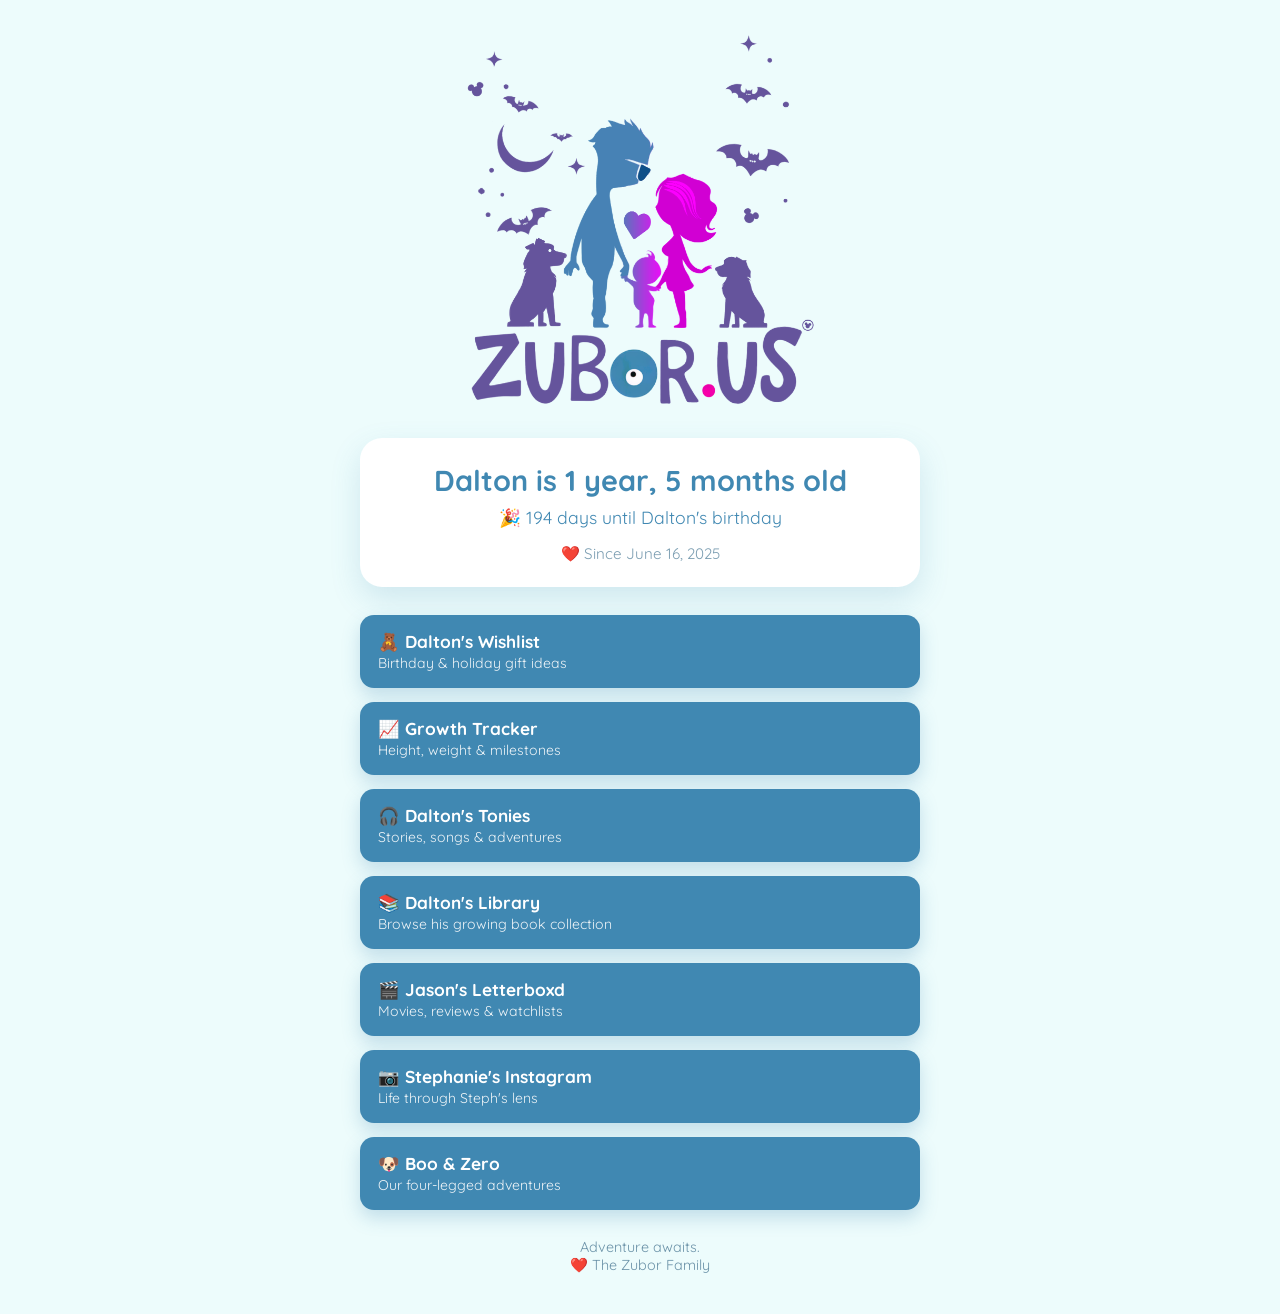
<file: index.html>
<!DOCTYPE html>
<html lang="en">
<head>
<meta charset="UTF-8">
<meta name="viewport" content="width=device-width, initial-scale=1.0">
<title>Zubor Family Hub</title>

<link rel="icon" type="image/png" href="favicon.png">
<link href="https://fonts.googleapis.com/css2?family=Quicksand:wght@400;600;700&display=swap" rel="stylesheet">

<style>
*{box-sizing:border-box}

body{
    margin:0;
    min-height:100vh;
    font-family:'Quicksand',Arial,sans-serif;
    background:#edfcfc;
    color:#4088b2;
    display:flex;
    align-items:center;
    justify-content:center;
}

.container{
    width:min(92%,560px);
    text-align:center;
    padding:30px 0 40px;
}

.logo{
    width:100%;
    max-width:360px;
    margin:0 auto 20px;
    display:block;
}

.hero{
    background:#fff;
    border-radius:22px;
    padding:24px;
    box-shadow:0 12px 30px rgba(64,136,178,.18);
    margin-bottom:28px;
}

#child-age{
    font-size:1.8rem;
    font-weight:700;
    margin-bottom:8px;
}

#countdown{
    font-size:1.1rem;
}

.since{
    margin-top:16px;
    color:#7c9eb2;
    font-size:.95rem;
}

.links{
    display:flex;
    flex-direction:column;
    gap:14px;
}

.button{
    display:block;
    background:#4088b2;
    color:#fff;
    text-decoration:none;
    padding:16px 18px;
    border-radius:14px;
    box-shadow:0 8px 18px rgba(64,136,178,.25);
    transition:.2s ease;
    text-align:left;
}

.button:hover{
    transform:translateY(-3px);
    box-shadow:0 14px 24px rgba(64,136,178,.35);
}

.button-title{
    font-size:1.08rem;
    font-weight:700;
}

.button-subtitle{
    font-size:.88rem;
    opacity:.9;
    margin-top:2px;
}

.footer{
    margin-top:28px;
    color:#6b92a8;
    font-size:.9rem;
}
</style>
</head>

<body>

<div class="container">

<img class="logo" src="zuborUS.png" alt="Zubor.us">

<div class="hero">
    <div id="child-age">Calculating...</div>
    <div id="countdown">Calculating...</div>
    <div class="since">❤️ Since June 16, 2025</div>
</div>

<div class="links">

<a class="button"
href="https://www.babylist.com/dalton-zubor"
target="_blank">
<div class="button-title">🧸 Dalton's Wishlist</div>
<div class="button-subtitle">Birthday & holiday gift ideas</div>
</a>

<a class="button"
href="growth.html">
<div class="button-title">📈 Growth Tracker</div>
<div class="button-subtitle">Height, weight & milestones</div>
</a>

<a class="button"
href="tonies.html">
<div class="button-title">🎧 Dalton's Tonies</div>
<div class="button-subtitle">Stories, songs & adventures</div>
</a>

<a class="button"
href="https://cloud.clz.com/babyz/books?collectionStatus=in-collection"
target="_blank">
<div class="button-title">📚 Dalton's Library</div>
<div class="button-subtitle">Browse his growing book collection</div>
</a>

<a class="button"
href="https://letterboxd.com/sledgehead/"
target="_blank">
<div class="button-title">🎬 Jason's Letterboxd</div>
<div class="button-subtitle">Movies, reviews & watchlists</div>
</a>

<a class="button"
href="https://www.instagram.com/nonsensicalsteph/"
target="_blank">
<div class="button-title">📷 Stephanie's Instagram</div>
<div class="button-subtitle">Life through Steph's lens</div>
</a>

<a class="button"
href="https://www.instagram.com/booandzero/"
target="_blank">
<div class="button-title">🐶 Boo & Zero</div>
<div class="button-subtitle">Our four-legged adventures</div>
</a>

</div>

<div class="footer">
Adventure awaits.<br>
❤️ The Zubor Family
</div>

</div>

<script>

function updateChildAge(){

    const birth=new Date(2025,5,16);
    const today=new Date();

    let months=(today.getFullYear()-birth.getFullYear())*12+
               (today.getMonth()-birth.getMonth());

    if(today.getDate()<birth.getDate()) months--;

    const years=Math.floor(months/12);
    const rem=months%12;

    let text="";

    if(years===0){
        text=`${rem} month${rem!==1?"s":""} old`;
    }
    else if(rem===0){
        text=`${years} year${years!==1?"s":""} old`;
    }
    else{
        text=`${years} year${years!==1?"s":""}, ${rem} month${rem!==1?"s":""} old`;
    }

    document.getElementById("child-age").textContent=`Dalton is ${text}`;
}

function updateCountdown(){

    const today=new Date();
    let next=new Date(today.getFullYear(),5,16);

    if(today>next){
        next=new Date(today.getFullYear()+1,5,16);
    }

    const days=Math.ceil((next-today)/(1000*60*60*24));

    document.getElementById("countdown").textContent=
        days===0
        ? "🎂 Happy Birthday, Dalton!"
        : `🎉 ${days} day${days!==1?"s":""} until Dalton's birthday`;
}

updateChildAge();
updateCountdown();

</script>

</body>
</html>
</file>
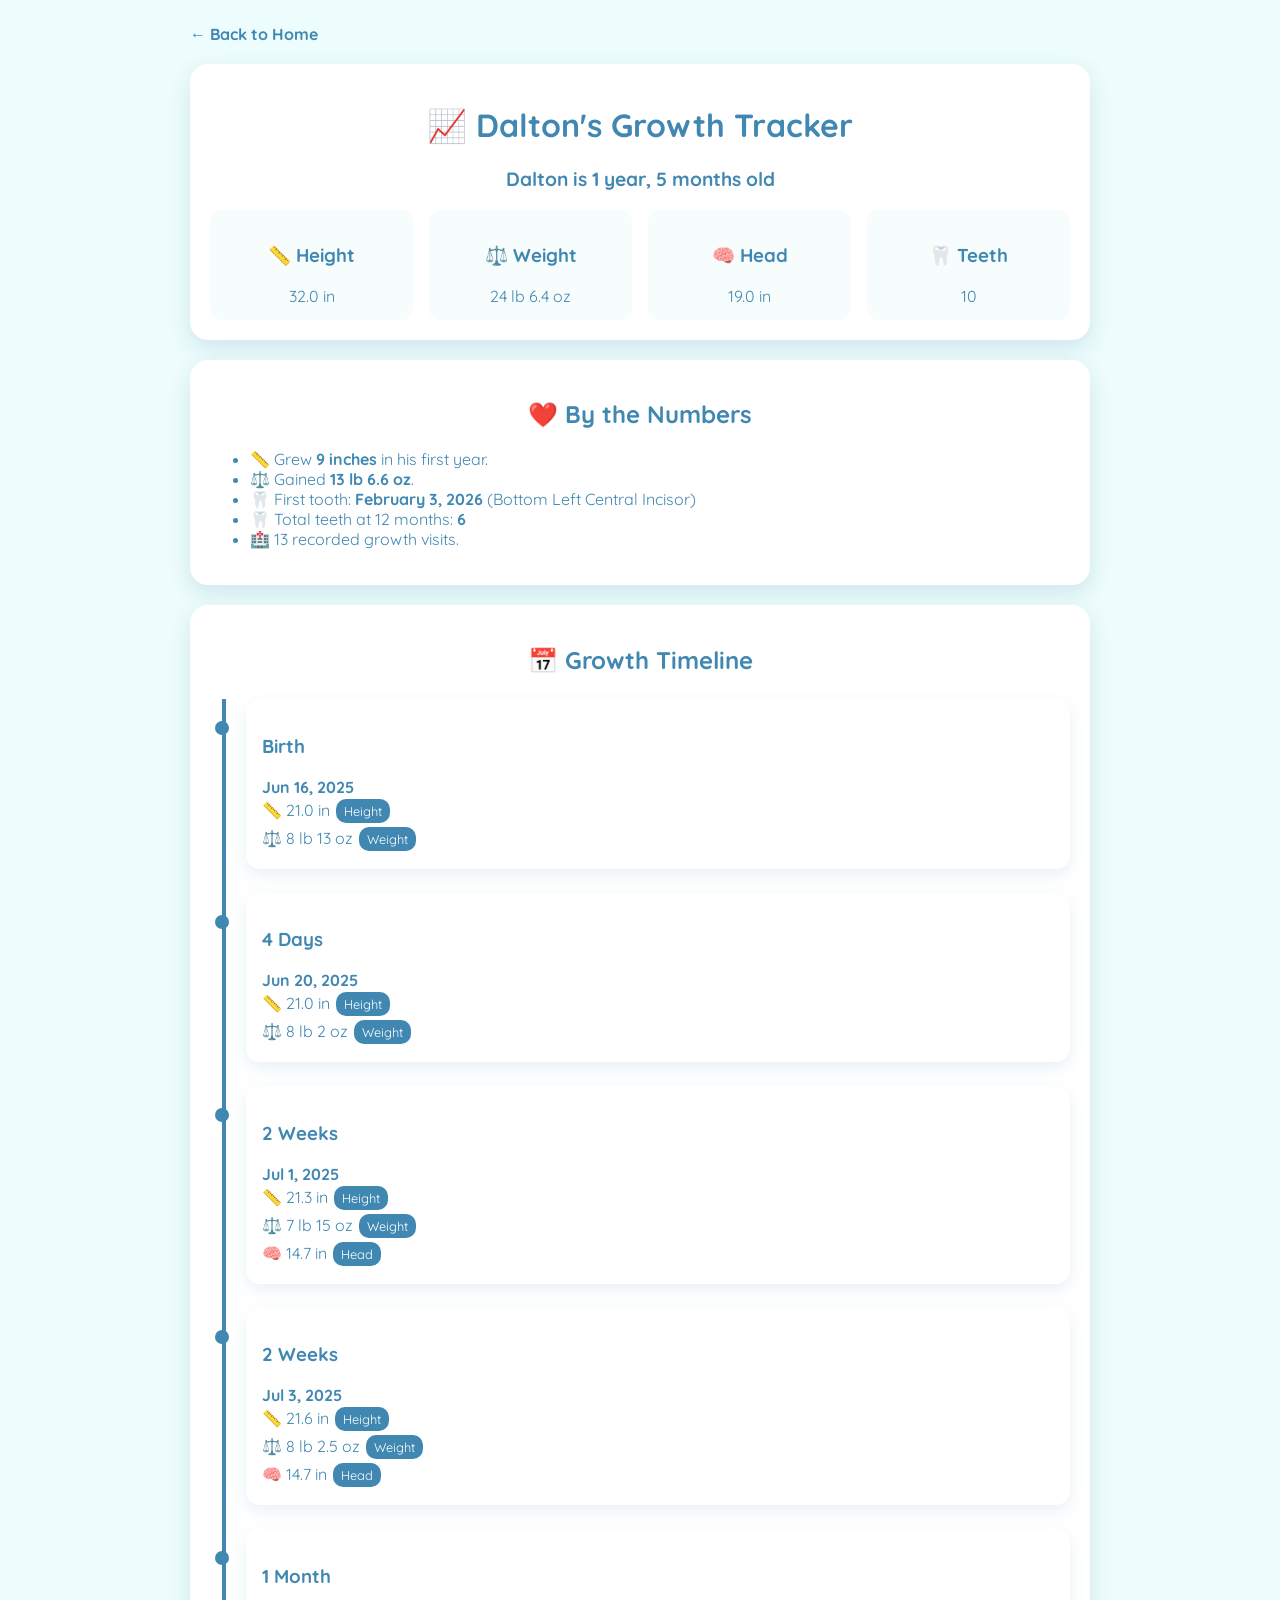
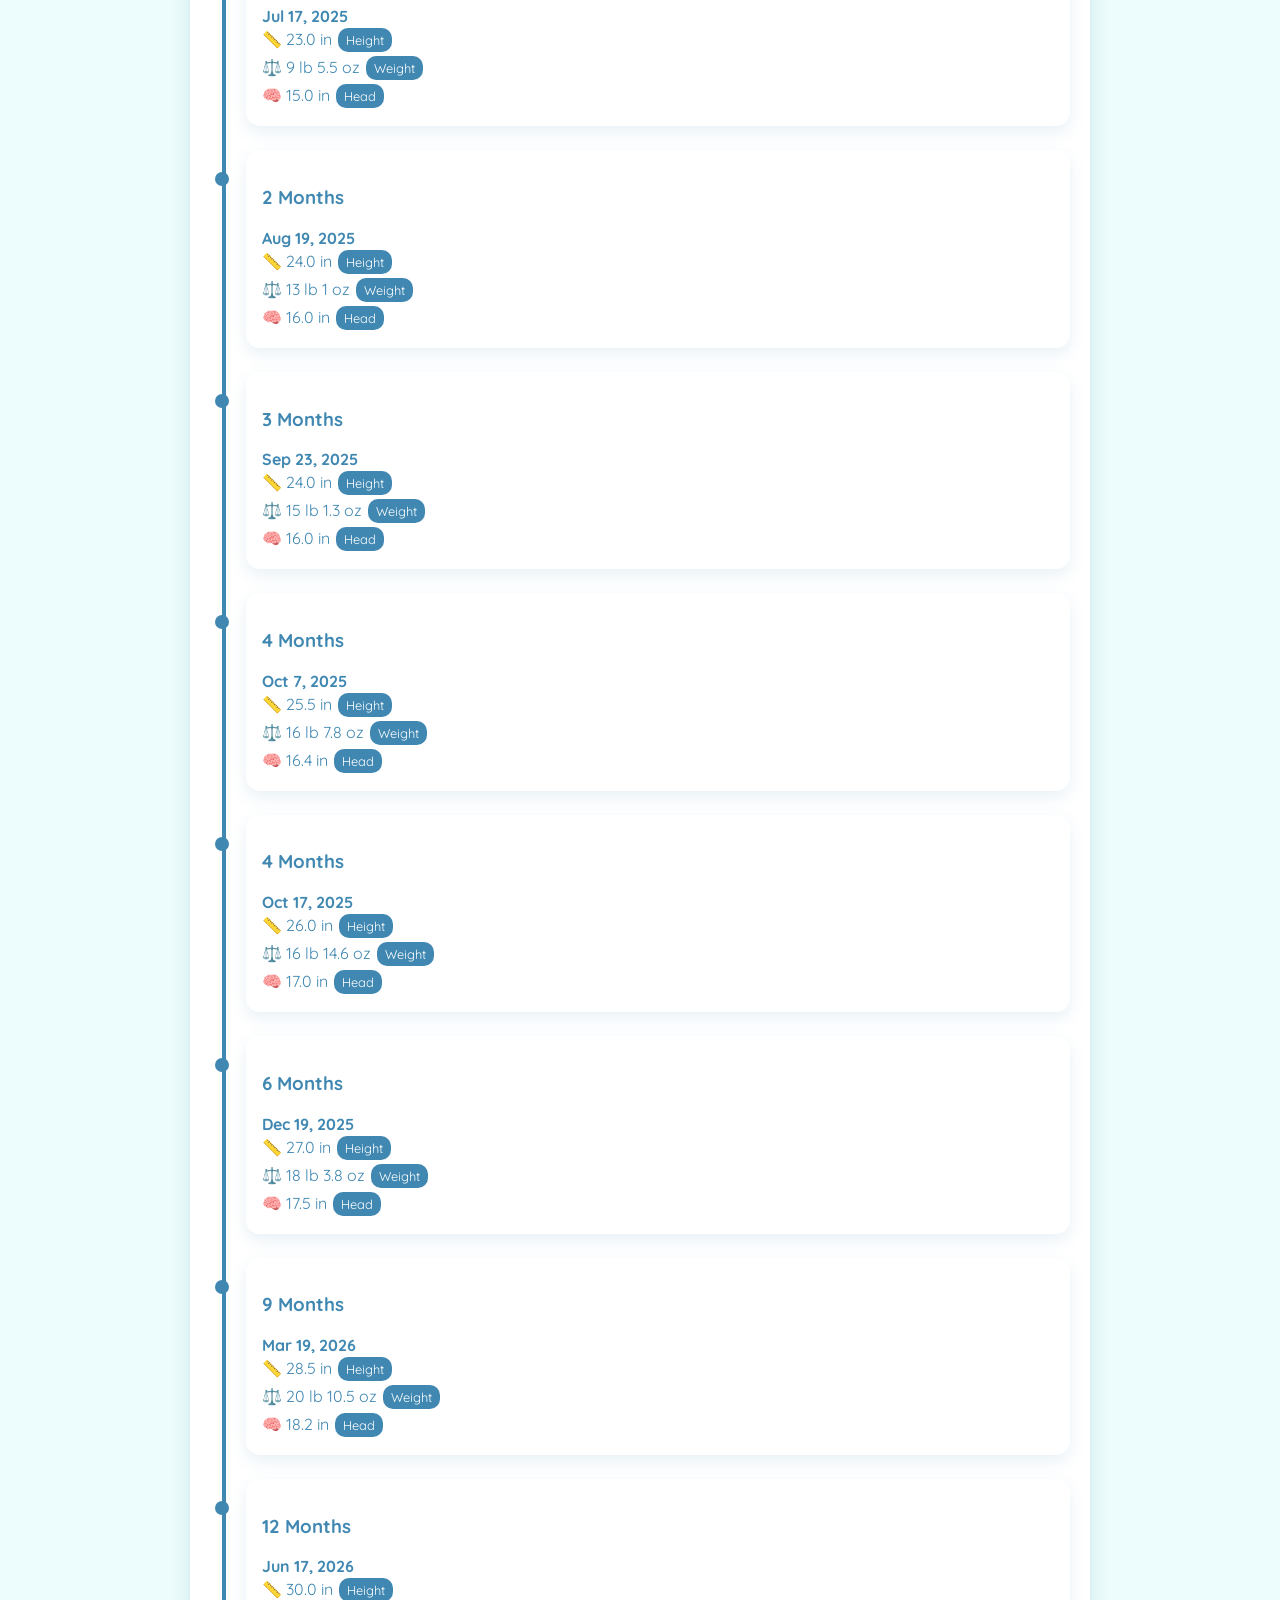
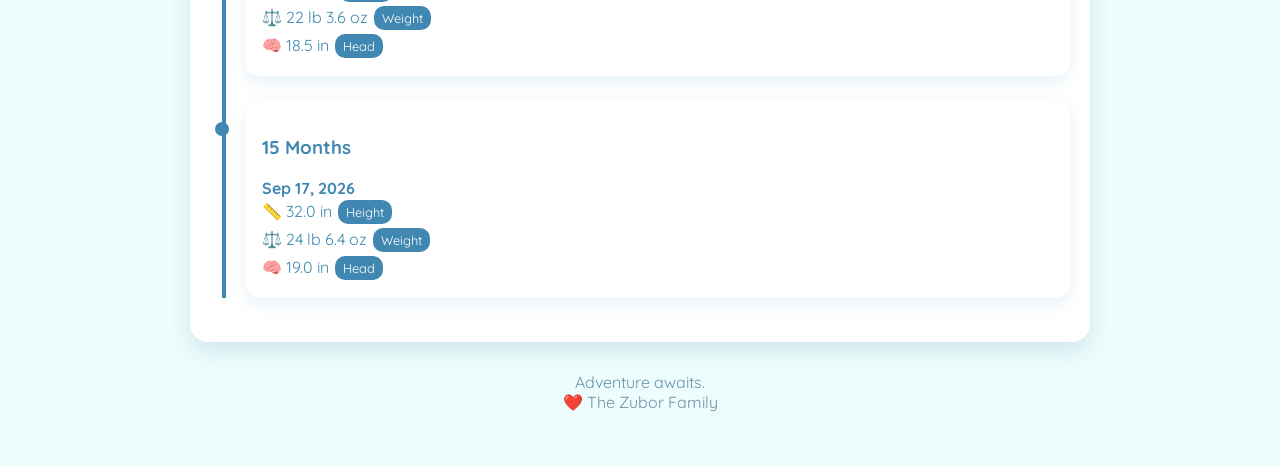
<file: growth.html>
<!DOCTYPE html>
<html lang="en">
<head>
<meta charset="UTF-8">
<meta name="viewport" content="width=device-width, initial-scale=1.0">
<title>Dalton's Growth Tracker</title>
<link rel="icon" href="favicon.png">
<link href="https://fonts.googleapis.com/css2?family=Quicksand:wght@400;600;700&display=swap" rel="stylesheet">

<style>
body{
    margin:0;
    background:#edfcfc;
    font-family:Quicksand,sans-serif;
    color:#4088b2
}

.container{
    max-width:900px;
    margin:auto;
    padding:24px
}

.box{
    background:#fff;
    border-radius:18px;
    padding:20px;
    margin:20px 0;
    box-shadow:0 8px 20px rgba(64,136,178,.18)
}

a{
    color:#4088b2;
    text-decoration:none;
    font-weight:700
}

h1,h2{
    text-align:center
}

.stats{
    display:grid;
    grid-template-columns:repeat(auto-fit,minmax(170px,1fr));
    gap:16px
}

.stat{
    text-align:center;
    background:#f7fcfc;
    border-radius:12px;
    padding:14px
}

.timeline{
    border-left:4px solid #4088b2;
    margin-left:12px;
    padding-left:20px
}

.visit{
    position:relative;
    margin:24px 0;
    padding:16px;
    background:#fff;
    border-radius:14px;
    box-shadow:0 6px 16px rgba(64,136,178,.12)
}

.visit:before{
    content:'';
    position:absolute;
    left:-31px;
    top:22px;
    width:14px;
    height:14px;
    background:#4088b2;
    border-radius:50%
}

.badge{
    display:inline-block;
    background:#4088b2;
    color:#fff;
    padding:4px 8px;
    border-radius:10px;
    font-size:.8rem;
    margin:2px
}

.footer{
    text-align:center;
    color:#6b92a8;
    margin:30px 0
}
</style>
</head>

<body>

<div class="container">

<a href="index.html">← Back to Home</a>


<div class="box">

<h1>📈 Dalton's Growth Tracker</h1>

<p id="age" style="text-align:center;font-size:1.2rem;font-weight:bold"></p>

<div class="stats">

<div class="stat">
<h3>📏 Height</h3>
<div>32.0 in</div>
</div>

<div class="stat">
<h3>⚖️ Weight</h3>
<div>24 lb 6.4 oz</div>
</div>

<div class="stat">
<h3>🧠 Head</h3>
<div>19.0 in</div>
</div>

<div class="stat">
<h3>🦷 Teeth</h3>
<div>10</div>
</div>

</div>

</div>


<div class="box">

<h2>❤️ By the Numbers</h2>

<ul>

<li>📏 Grew <strong>9 inches</strong> in his first year.</li>

<li>⚖️ Gained <strong>13 lb 6.6 oz</strong>.</li>

<li>🦷 First tooth: <strong>February 3, 2026</strong> (Bottom Left Central Incisor)</li>

<li>🦷 Total teeth at 12 months: <strong>6</strong></li>

<li>🏥 13 recorded growth visits.</li>

</ul>

</div>


<div class="box">

<h2>📅 Growth Timeline</h2>

<div class="timeline">


<div class="visit">
<h3>Birth</h3>
<strong>Jun 16, 2025</strong><br>
📏 21.0 in <span class="badge">Height</span><br>
⚖️ 8 lb 13 oz <span class="badge">Weight</span>
</div>


<div class="visit">
<h3>4 Days</h3>
<strong>Jun 20, 2025</strong><br>
📏 21.0 in <span class="badge">Height</span><br>
⚖️ 8 lb 2 oz <span class="badge">Weight</span>
</div>


<div class="visit">
<h3>2 Weeks</h3>
<strong>Jul 1, 2025</strong><br>
📏 21.3 in <span class="badge">Height</span><br>
⚖️ 7 lb 15 oz <span class="badge">Weight</span><br>
🧠 14.7 in <span class="badge">Head</span>
</div>


<div class="visit">
<h3>2 Weeks</h3>
<strong>Jul 3, 2025</strong><br>
📏 21.6 in <span class="badge">Height</span><br>
⚖️ 8 lb 2.5 oz <span class="badge">Weight</span><br>
🧠 14.7 in <span class="badge">Head</span>
</div>


<div class="visit">
<h3>1 Month</h3>
<strong>Jul 17, 2025</strong><br>
📏 23.0 in <span class="badge">Height</span><br>
⚖️ 9 lb 5.5 oz <span class="badge">Weight</span><br>
🧠 15.0 in <span class="badge">Head</span>
</div>


<div class="visit">
<h3>2 Months</h3>
<strong>Aug 19, 2025</strong><br>
📏 24.0 in <span class="badge">Height</span><br>
⚖️ 13 lb 1 oz <span class="badge">Weight</span><br>
🧠 16.0 in <span class="badge">Head</span>
</div>


<div class="visit">
<h3>3 Months</h3>
<strong>Sep 23, 2025</strong><br>
📏 24.0 in <span class="badge">Height</span><br>
⚖️ 15 lb 1.3 oz <span class="badge">Weight</span><br>
🧠 16.0 in <span class="badge">Head</span>
</div>


<div class="visit">
<h3>4 Months</h3>
<strong>Oct 7, 2025</strong><br>
📏 25.5 in <span class="badge">Height</span><br>
⚖️ 16 lb 7.8 oz <span class="badge">Weight</span><br>
🧠 16.4 in <span class="badge">Head</span>
</div>


<div class="visit">
<h3>4 Months</h3>
<strong>Oct 17, 2025</strong><br>
📏 26.0 in <span class="badge">Height</span><br>
⚖️ 16 lb 14.6 oz <span class="badge">Weight</span><br>
🧠 17.0 in <span class="badge">Head</span>
</div>


<div class="visit">
<h3>6 Months</h3>
<strong>Dec 19, 2025</strong><br>
📏 27.0 in <span class="badge">Height</span><br>
⚖️ 18 lb 3.8 oz <span class="badge">Weight</span><br>
🧠 17.5 in <span class="badge">Head</span>
</div>


<div class="visit">
<h3>9 Months</h3>
<strong>Mar 19, 2026</strong><br>
📏 28.5 in <span class="badge">Height</span><br>
⚖️ 20 lb 10.5 oz <span class="badge">Weight</span><br>
🧠 18.2 in <span class="badge">Head</span>
</div>


<div class="visit">
<h3>12 Months</h3>
<strong>Jun 17, 2026</strong><br>
📏 30.0 in <span class="badge">Height</span><br>
⚖️ 22 lb 3.6 oz <span class="badge">Weight</span><br>
🧠 18.5 in <span class="badge">Head</span>
</div>


<div class="visit">
<h3>15 Months</h3>
<strong>Sep 17, 2026</strong><br>
📏 32.0 in <span class="badge">Height</span><br>
⚖️ 24 lb 6.4 oz <span class="badge">Weight</span><br>
🧠 19.0 in <span class="badge">Head</span>
</div>


</div>
</div>


<div class="footer">
Adventure awaits. <br>
❤️ The Zubor Family
</div>

</div>


<script>

const b = new Date(2025,5,16);
const t = new Date();

let m =
    (t.getFullYear() - b.getFullYear()) * 12 +
    t.getMonth() - b.getMonth();

if(t.getDate() < b.getDate()) m--;

const y = Math.floor(m / 12);
const r = m % 12;

document.getElementById("age").textContent =
    `Dalton is ${y ? y+" year"+(y>1?"s":"")+", " : ""}${r} month${r!=1?"s":""} old`;

</script>

</body>
</html>
</file>
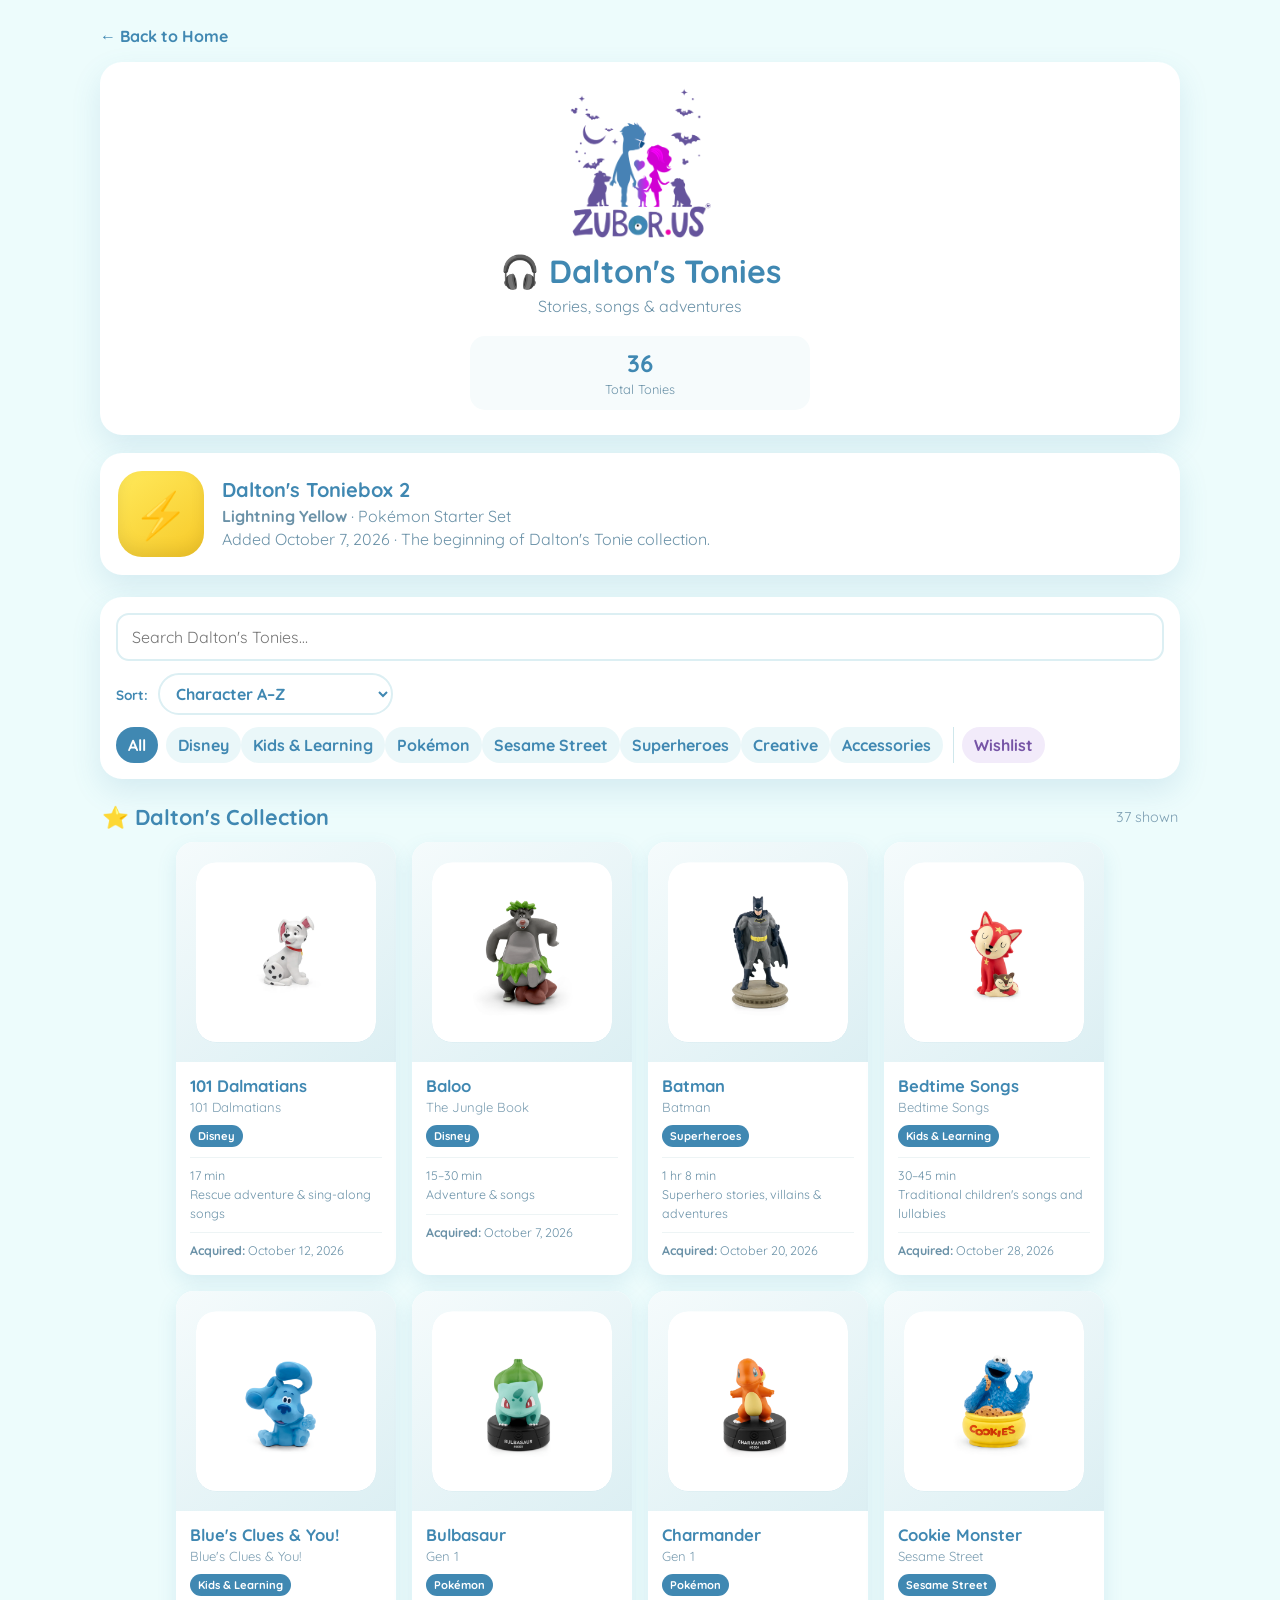
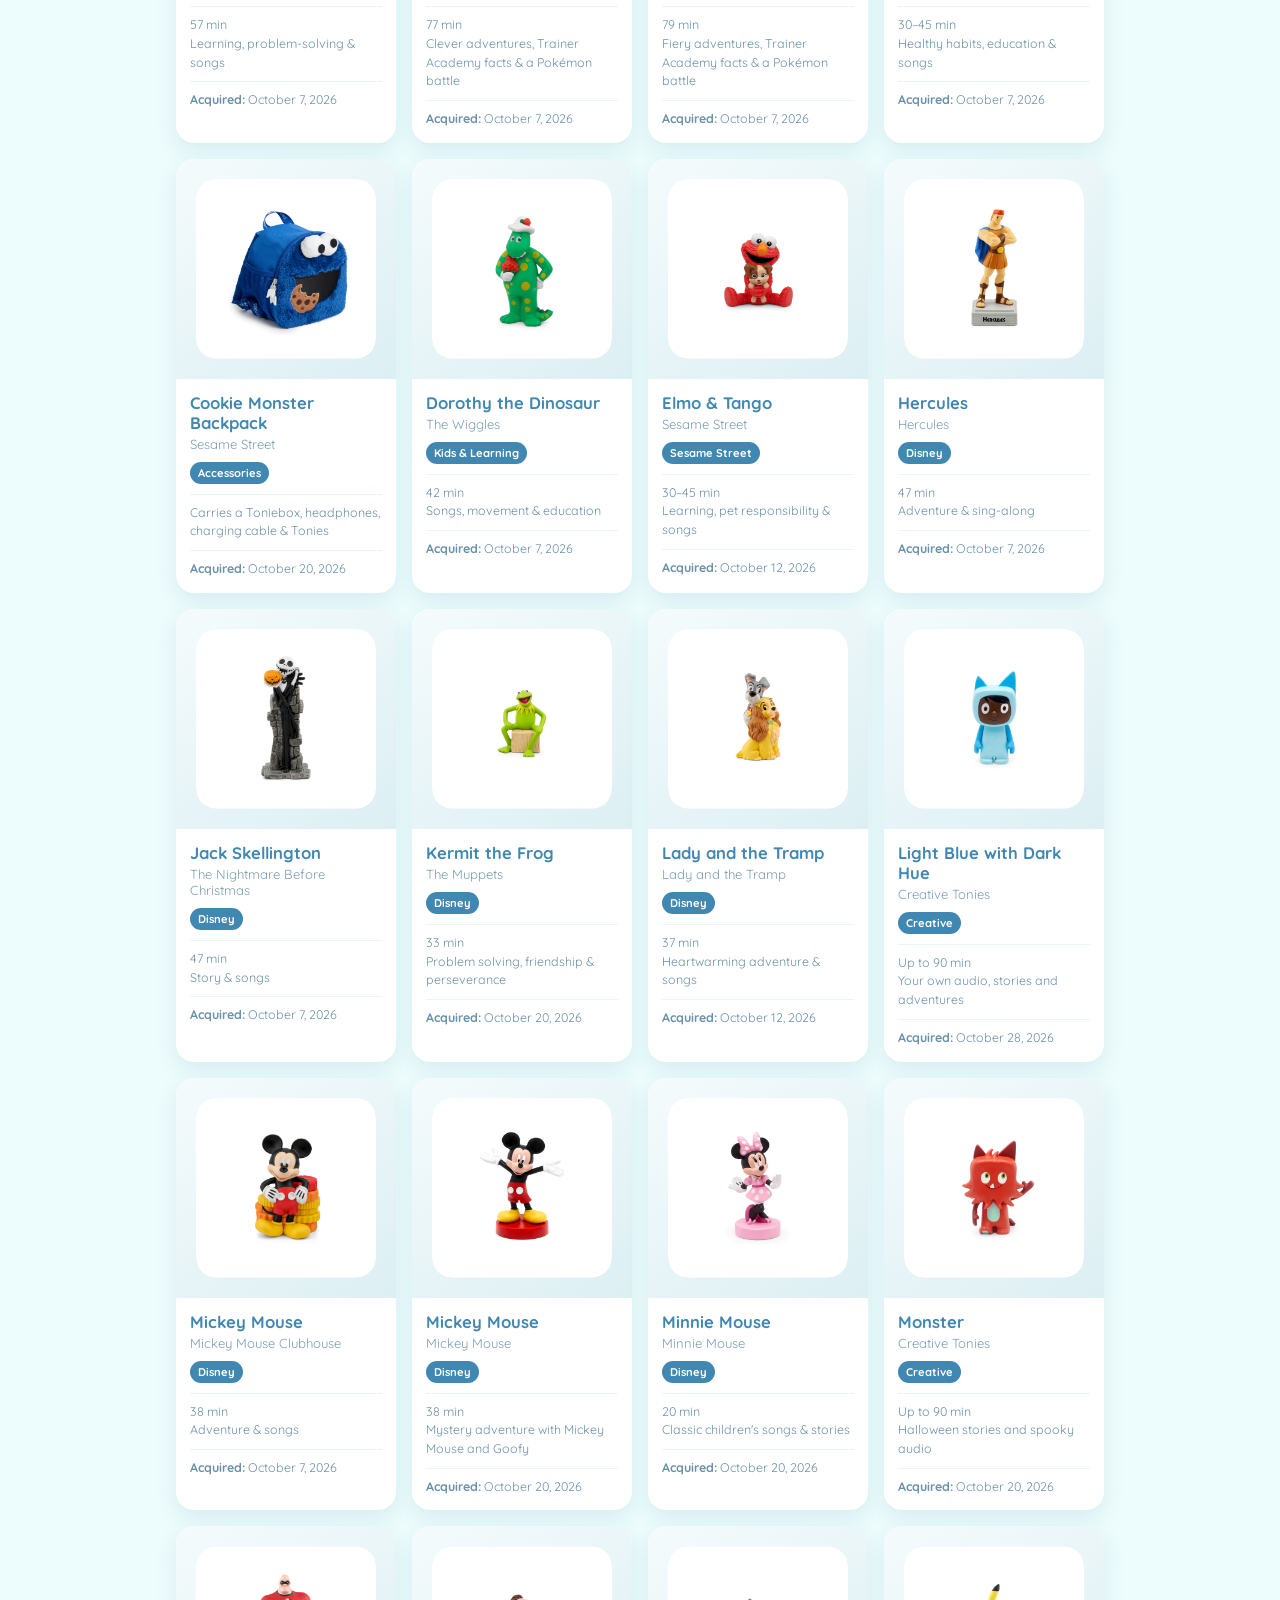
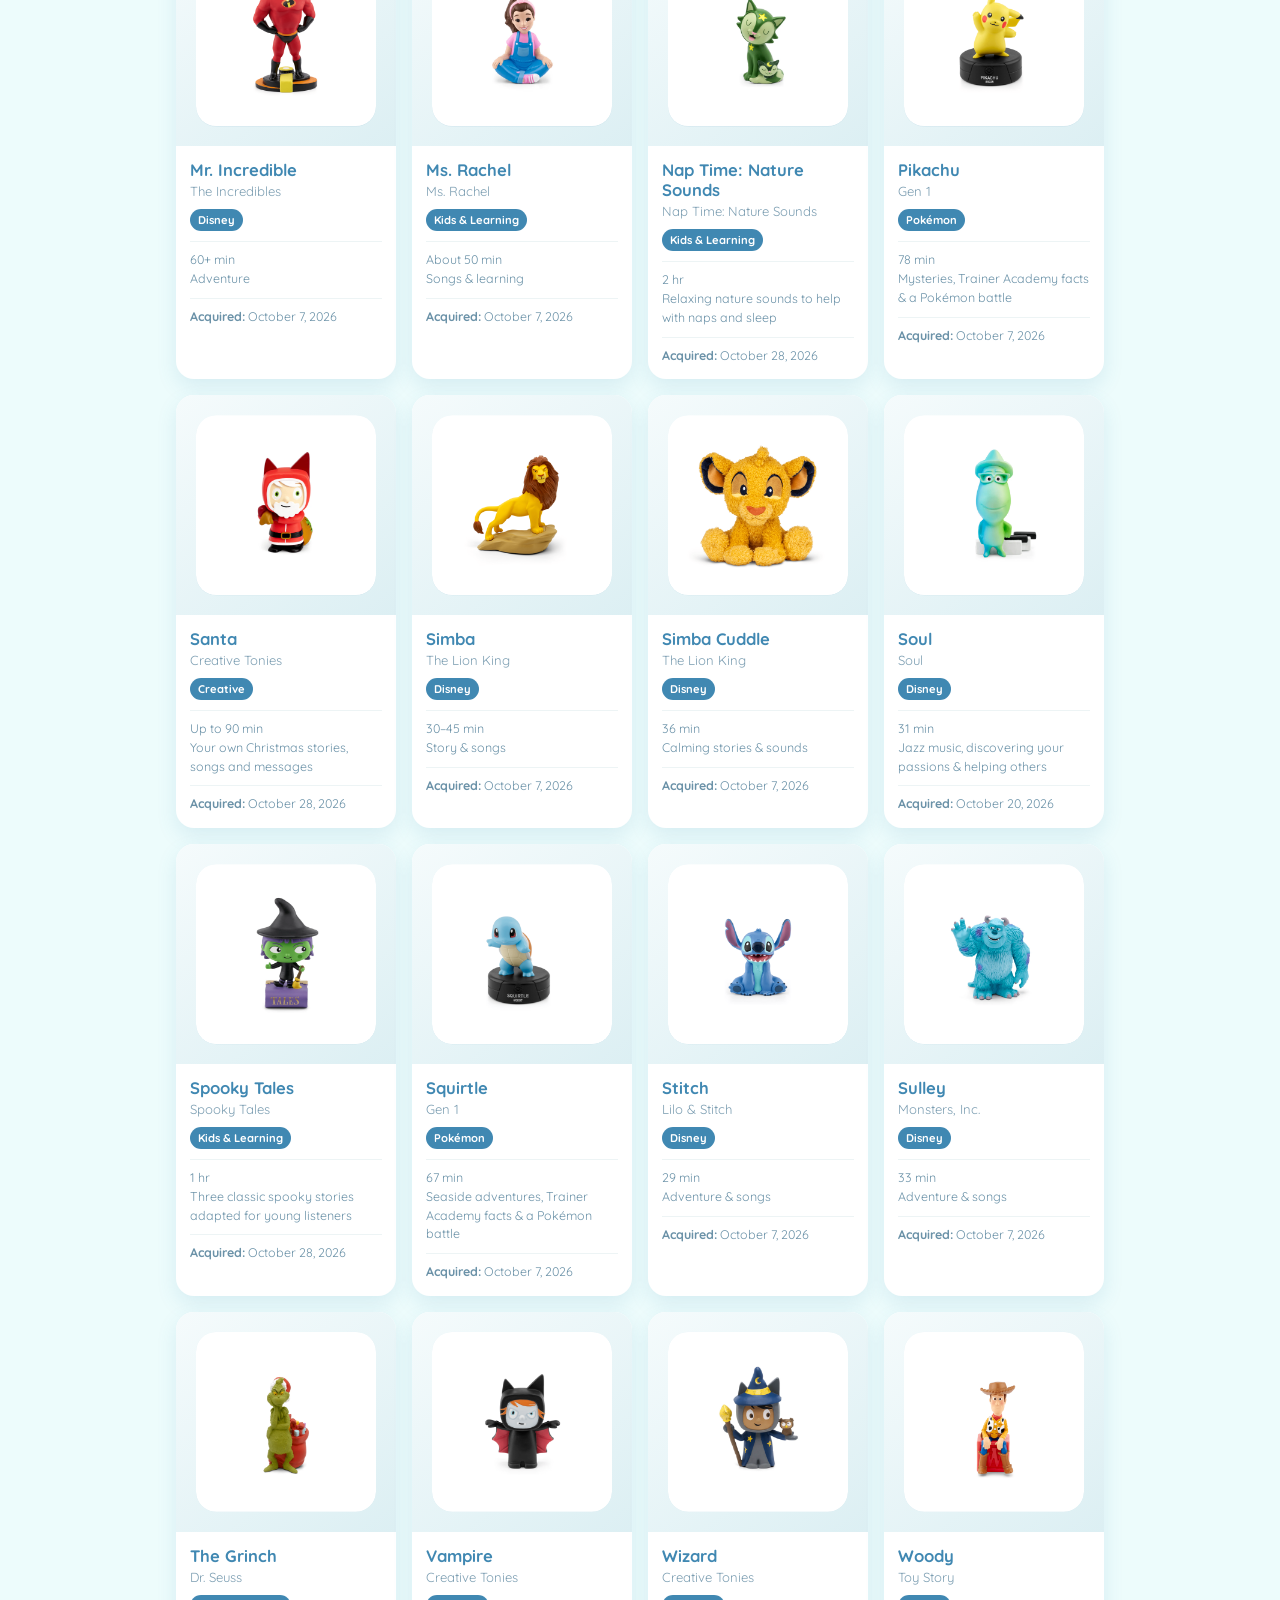
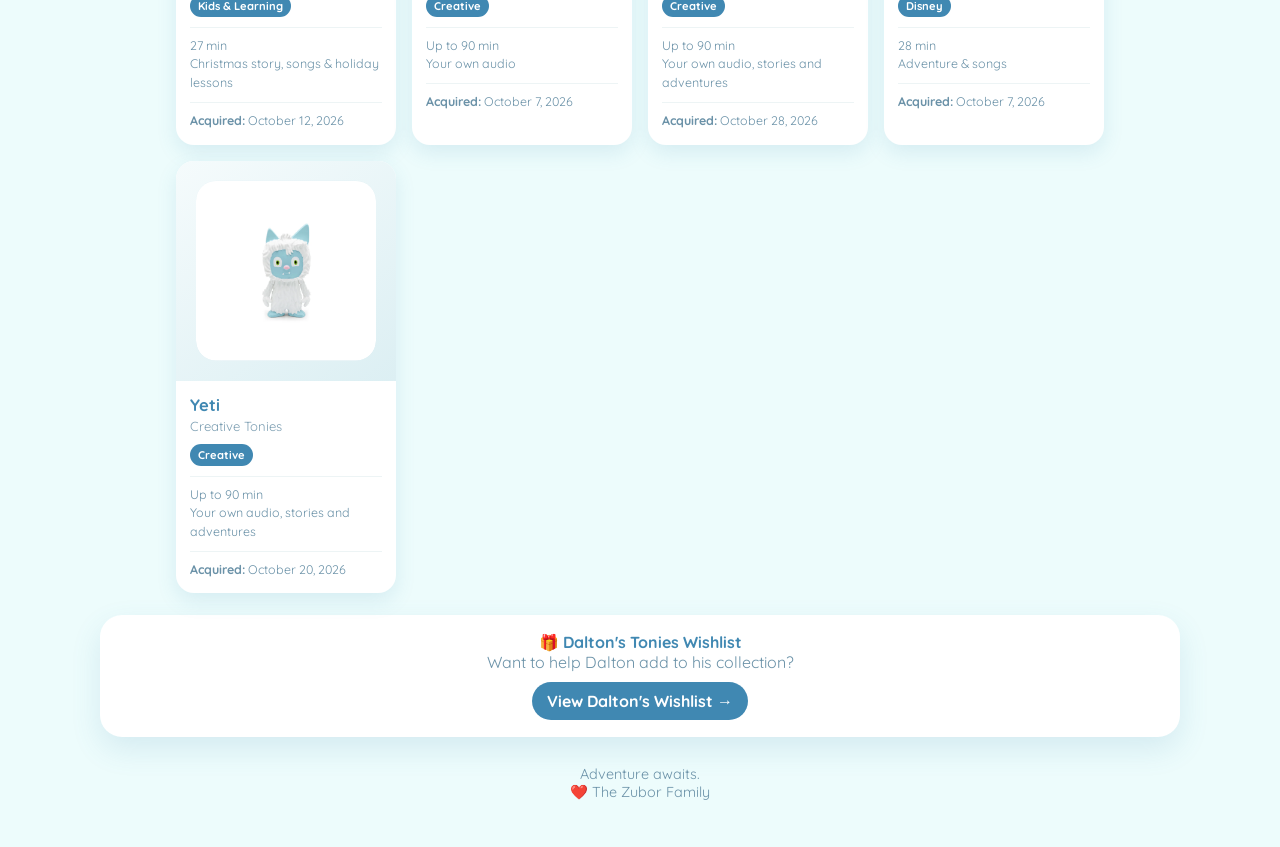
<file: tonies.html>
<!DOCTYPE html>
<html lang="en">
<head>
<meta charset="UTF-8">
<meta name="viewport" content="width=device-width, initial-scale=1.0">
<title>Dalton's Tonies | Zubor.us</title>
<link rel="icon" type="image/png" href="favicon.png">
<link href="https://fonts.googleapis.com/css2?family=Quicksand:wght@400;500;600;700&display=swap" rel="stylesheet">

<style>
*{box-sizing:border-box}
body{margin:0;min-height:100vh;background:#edfcfc;color:#4088b2;font-family:'Quicksand',Arial,sans-serif}
.container{width:min(94%,1080px);margin:auto;padding:22px 0 46px}
.back{display:inline-block;margin:4px 0 16px;color:#4088b2;text-decoration:none;font-weight:700}
.hero,.controls,.box-card,.section-note{background:#fff;border-radius:22px;box-shadow:0 12px 30px rgba(64,136,178,.14)}
.hero{text-align:center;padding:25px;margin-bottom:18px}
.logo{width:145px;max-width:55%;margin:0 auto 8px;display:block}
h1{margin:5px 0 5px;font-size:2rem}
.subtitle{margin:0;color:#6b92a8}
.stats{display:grid;grid-template-columns:repeat(3,1fr);gap:12px;margin-top:20px}
.stat{background:#f6fbfc;border-radius:15px;padding:12px}
.stat strong{display:block;font-size:1.5rem}
.stat span{font-size:.8rem;color:#6b92a8}
.controls{padding:16px;margin-bottom:20px}
.search{width:100%;border:2px solid #dceff3;border-radius:13px;padding:12px 14px;font:inherit;color:#4088b2;outline:none}
.search:focus{border-color:#4088b2}
.filters{display:flex;flex-wrap:wrap;gap:8px;margin-top:12px}
.filter{border:0;background:#eaf7f9;color:#4088b2;padding:8px 12px;border-radius:999px;font:inherit;font-weight:700;cursor:pointer}
.filter-link{text-decoration:none;display:inline-flex;align-items:center;justify-content:center}
.wishlist-link{background:#f2ebfa;color:#7654a6;padding:8px 12px;border-radius:999px;font:inherit;font-weight:700;display:inline-flex;align-items:center;justify-content:center;text-decoration:none}
.wishlist-link:hover{background:#e8dcf5;color:#654391}
.wishlist-wrap{display:inline-flex;align-items:center;padding-left:8px;margin-left:2px;border-left:1px solid #cfe7ec}
.filter.active{background:#4088b2;color:#fff}
.box-card{padding:18px;margin-bottom:22px;display:flex;align-items:center;gap:18px}
.box-art{width:86px;height:86px;flex:0 0 86px;border-radius:24px;background:linear-gradient(145deg,#ffe95b,#f7c928);display:flex;align-items:center;justify-content:center;font-size:2.8rem;box-shadow:inset 0 -8px 15px rgba(0,0,0,.08)}
.box-card h2{margin:0 0 4px;font-size:1.25rem}
.box-card p{margin:3px 0;color:#6b92a8}
.section-title{display:flex;align-items:center;justify-content:space-between;gap:12px;margin:24px 2px 12px}
.section-title h2{margin:0;font-size:1.35rem}
.section-count{color:#7c9eb2;font-size:.9rem}
.grid{display:grid;grid-template-columns:repeat(auto-fill,minmax(190px,220px));justify-content:center;gap:16px}
.card{background:#fff;border-radius:18px;overflow:hidden;box-shadow:0 8px 20px rgba(64,136,178,.13);transition:.2s ease}
.card:hover{transform:translateY(-3px);box-shadow:0 14px 26px rgba(64,136,178,.2)}
.art{aspect-ratio:1/1;background:linear-gradient(145deg,#f5fbfc,#dceff3);display:flex;align-items:center;justify-content:center;padding:18px;overflow:hidden}
.art img{width:180px !important;height:180px !important;object-fit:contain;border-radius:20px !important;clip-path:inset(0 round 20px);overflow:hidden;display:block;background:#fff;box-shadow:0 8px 18px rgba(64,136,178,.16)}
.placeholder{width:108px;height:128px;border-radius:27px 27px 31px 31px;background:#fff;box-shadow:0 8px 18px rgba(64,136,178,.16);display:flex;align-items:center;justify-content:center;font-size:3rem}
.card-body{padding:14px}
.card h3{margin:0 0 3px;font-size:1.04rem;line-height:1.2}
.brand{margin:0 0 10px;color:#7c9eb2;font-size:.82rem}
.badges{display:flex;flex-wrap:wrap;gap:5px}
.badge{background:#4088b2;color:#fff;padding:4px 8px;border-radius:999px;font-size:.7rem;font-weight:700}
.badge.soft{background:#eaf7f9;color:#4088b2}
.details{margin-top:10px;padding-top:9px;border-top:1px solid #edf4f5;color:#6b92a8;font-size:.78rem;line-height:1.5}
.empty{background:#fff;border-radius:18px;padding:28px;text-align:center;color:#6b92a8}
.section-note{margin-top:22px;padding:17px;text-align:center;color:#6b92a8}
.section-note strong{color:#4088b2}
.footer{text-align:center;color:#6b92a8;font-size:.9rem;margin-top:28px}
@media(max-width:560px){
  .container{width:calc(100% - 24px);padding:14px 0 34px}
  .back{margin:2px 0 10px;font-size:.78rem}
  .hero{padding:20px 14px;border-radius:18px;margin-bottom:12px}
  .logo{width:125px}
  h1{font-size:1.55rem}
  .subtitle{font-size:.82rem}
  .stats{grid-template-columns:1fr !important;margin-top:14px}
  .stats .stat:last-child{grid-column:auto}
  .stat{padding:9px}
  .stat strong{font-size:1.25rem}
  .box-card{padding:13px;gap:12px;margin-bottom:12px;border-radius:18px}
  .box-art{width:64px;height:64px;flex-basis:64px;border-radius:18px;font-size:2rem}
  .box-card h2{font-size:1rem}
  .box-card p{font-size:.72rem;line-height:1.35}
  .controls{padding:12px;border-radius:18px;margin-bottom:16px}
  .search{padding:10px 12px;font-size:.9rem}
  .filters{gap:6px;margin-top:10px}
  .filter{padding:7px 10px;font-size:.8rem}
  .section-title{margin:18px 2px 9px}
  .section-title h2{font-size:1.15rem}
  .section-count{font-size:.78rem}
  .grid{grid-template-columns:repeat(2,minmax(0,1fr));gap:10px}
  .card{border-radius:15px}
  .card:hover{transform:none}
  .art{aspect-ratio:1/1;padding:12px}
  .art img,.tonie-image{width:140px !important;height:140px !important}
  .placeholder{width:96px;height:110px;border-radius:22px;font-size:2.3rem}
  .card-body{padding:10px}
  .card h3{font-size:.88rem}
  .brand{font-size:.72rem;margin-bottom:7px;line-height:1.25}
  .badges{gap:4px}
  .badge{padding:3px 6px;font-size:.62rem}
  .details{margin-top:7px;padding-top:7px;font-size:.68rem;line-height:1.4}
  .section-note{padding:14px;margin-top:16px;font-size:.8rem}
  .footer{font-size:.72rem;margin-top:20px}
}
@media(max-width:360px){
  .container{width:calc(100% - 16px)}
  .grid{gap:8px}
  .art{padding:10px}
  .art img,.tonie-image{width:128px !important;height:128px !important}
  .card-body{padding:9px}
}
</style>
</head>

<body>
<div class="container">

<a class="back" href="index.html">← Back to Home</a>

<section class="hero">
  <img class="logo" src="zuborUS.png" alt="Zubor.us">
  <h1>🎧 Dalton's Tonies</h1>
  <p class="subtitle">Stories, songs & adventures</p>
  <div class="stats" style="grid-template-columns:1fr">
    <div class="stat" style="max-width:340px;width:100%;margin:auto">
      <strong id="ownedCount">0</strong><span>Total Tonies</span>
    </div>
  </div>
</section>

<section class="box-card">
  <div class="box-art">⚡</div>
  <div>
    <h2>Dalton's Toniebox 2</h2>
    <p><strong>Lightning Yellow</strong> · Pokémon Starter Set</p>
    <p>Added <span id="tonieboxAcquired">December 25, 2026</span> · The beginning of Dalton's Tonie collection.</p>
  </div>
</section>

<section class="controls">
  <input id="search" class="search" type="search" placeholder="Search Dalton's Tonies…">
  <div style="display:flex;align-items:center;gap:10px;flex-wrap:wrap;margin-top:12px">
    <label for="sort" style="font-weight:700;font-size:.85rem">Sort:</label>
    <select id="sort" style="border:2px solid #dceff3;border-radius:999px;padding:8px 12px;background:#fff;color:#4088b2;font:inherit;font-weight:700;outline:none">
      <option value="name-asc">Character A–Z</option>
      <option value="name-desc">Character Z–A</option>
      <option value="date-newest">Date Acquired — Newest</option>
      <option value="date-oldest">Date Acquired — Oldest</option>
    </select>
  </div>
  <div id="filters" class="filters">
    <button class="filter active" data-filter="All">All</button>
    <span id="category-filters" class="category-filters"></span>
    <span class="wishlist-wrap"><a class="wishlist-link" href="https://my.babylist.com/dalton-zubor" target="_blank" rel="noopener">Wishlist</a></span>
  </div>
</section>

<div class="section-title">
  <h2 id="collectionHeading">⭐ Dalton's Collection</h2>
  <span class="section-count" id="resultCount"></span>
</div>

<section id="collection" class="grid"></section>

<section class="section-note">
  <strong>🎁 Dalton's Tonies Wishlist</strong><br>
  Want to help Dalton add to his collection?<br>
  <a id="wishlistLink" href="https://my.babylist.com/dalton-zubor" target="_blank" rel="noopener"
     style="display:inline-block;margin-top:10px;background:#4088b2;color:#fff;text-decoration:none;padding:9px 15px;border-radius:999px;font-weight:700">
    View Dalton's Wishlist →
  </a>
</section>

<div class="footer">
  Adventure awaits.<br>
  ❤️ The Zubor Family
</div>

</div>

<script src="./tonies-data.js?v=20261020-02"></script>
<script>
const daltonTonies = window.daltonTonies || [];
const daltonAccessories = window.daltonAccessories || [];

const collection = document.getElementById("collection");
const search = document.getElementById("search");
const resultCount = document.getElementById("resultCount");
const filtersContainer = document.getElementById("filters");
const categoryFilters = document.getElementById("category-filters");
const sort = document.getElementById("sort");
const collectionHeading = document.getElementById("collectionHeading");

let activeFilter = "All";

// Keep Tonies and accessories separate, but let both appear in the catalog.
const allItems = [...daltonTonies, ...daltonAccessories];

// Categories are generated automatically.
// Accessories is deliberately placed immediately after Creative.
const categories = [...new Set(allItems.map(item => item.category).filter(Boolean))]
  .sort((a, b) => {
    const order = ["Creative", "Accessories"];
    const aIndex = order.indexOf(a);
    const bIndex = order.indexOf(b);

    if (aIndex !== -1 && bIndex !== -1) return aIndex - bIndex;
    if (aIndex !== -1) return 1;
    if (bIndex !== -1) return -1;

    return a.localeCompare(b);
  });

categoryFilters.innerHTML = categories.map(category =>
  `<button class="filter" data-filter="${category.replace(/"/g, "&quot;")}">${category}</button>`
).join("");

const filters = filtersContainer.querySelectorAll(".filter");

function emojiFor(item) {
  if (item.category === "Pokémon") return "⚡";
  if (item.category === "Disney") return "🏰";
  if (item.category === "Kids & Learning") return "🎵";
  if (item.category === "Creative") return "🧛";
  if (item.category === "Accessories" || item.type === "accessory") return "🎒";
  if (item.category === "Superheroes") return "🦸";
  if (item.category === "Sesame Street") return "🎵";
  return "🎧";
}

function card(item) {
  const primary = item.image || "";
  const fallback = item.remoteImage || "";

  const art = primary
    ? `<img src="${primary}" alt="${item.name}" class="tonie-image"
         onerror="if(this.dataset.fallbackTried!=='1' && this.dataset.fallback){this.dataset.fallbackTried='1';this.src=this.dataset.fallback;}else{this.style.display='none';this.nextElementSibling.style.display='flex'}"
         data-fallback="${fallback}">
       <div class="placeholder" style="display:none">${emojiFor(item)}</div>`
    : (fallback
      ? `<img src="${fallback}" alt="${item.name}" class="tonie-image"
           onerror="this.style.display='none';this.nextElementSibling.style.display='flex'">
         <div class="placeholder" style="display:none">${emojiFor(item)}</div>`
      : `<div class="placeholder">${emojiFor(item)}</div>`);

  const details = [
    item.runtime || "",
    item.content || ""
  ].filter(Boolean).map(value => `<div>${value}</div>`).join("");

  return `<article class="card">
    <div class="art">${art}</div>
    <div class="card-body">
      <h3>${item.name}</h3>
      <p class="brand">${item.category === "Pokémon"
        ? (item.generation || item.displayTitle || item.brand || "")
        : (item.displayTitle || item.brand || "")}</p>
      <div class="badges">
        <span class="badge">${item.category || "Other"}</span>
      </div>
      ${details ? `<div class="details">${details}</div>` : ""}
      <div class="details" style="margin-top:9px;padding-top:9px">
        <strong>Acquired:</strong> ${item.acquired || "—"}
      </div>
    </div>
  </article>`;
}

function sortItems(items) {
  return items.sort((a, b) => {
    if (sort.value === "name-desc") return b.name.localeCompare(a.name);

    if (sort.value === "date-newest") {
      return new Date(b.acquired || 0) - new Date(a.acquired || 0)
        || a.name.localeCompare(b.name);
    }

    if (sort.value === "date-oldest") {
      return new Date(a.acquired || 0) - new Date(b.acquired || 0)
        || a.name.localeCompare(b.name);
    }

    return a.name.localeCompare(b.name);
  });
}

function render() {
  const query = search.value.trim().toLowerCase();

  let visible = allItems.filter(item => {
    const matchesFilter = activeFilter === "All" || item.category === activeFilter;
    const haystack = [
      item.name,
      item.officialName,
      item.brand,
      item.category,
      item.content,
      item.displayTitle
    ].filter(Boolean).join(" ").toLowerCase();

    return matchesFilter && haystack.includes(query);
  });

  visible = sortItems(visible);

  collection.innerHTML = visible.length
    ? visible.map(card).join("")
    : `<div class="empty" style="grid-column:1/-1">No items match that search.</div>`;

  resultCount.textContent = `${visible.length} shown`;

  collectionHeading.textContent = activeFilter === "Accessories"
    ? "🎒 Dalton's Accessories"
    : activeFilter === "Creative"
      ? "🧛 Dalton's Creative Tonies"
      : activeFilter === "All"
        ? "⭐ Dalton's Collection"
        : `⭐ ${activeFilter}`;
}

function updateStats() {
  const ownedTonies = daltonTonies.filter(item => item.status === "owned");
  document.getElementById("ownedCount").textContent = ownedTonies.length;

  if (window.daltonToniebox?.acquired) {
    document.getElementById("tonieboxAcquired").textContent =
      window.daltonToniebox.acquired;
  }
}

filters.forEach(button => {
  button.addEventListener("click", () => {
    filters.forEach(filter => filter.classList.remove("active"));
    button.classList.add("active");

    activeFilter = button.dataset.filter;
    render();
  });
});

search.addEventListener("input", render);
sort.addEventListener("change", render);

updateStats();
render();
</script>
</body>
</html>
</file>
